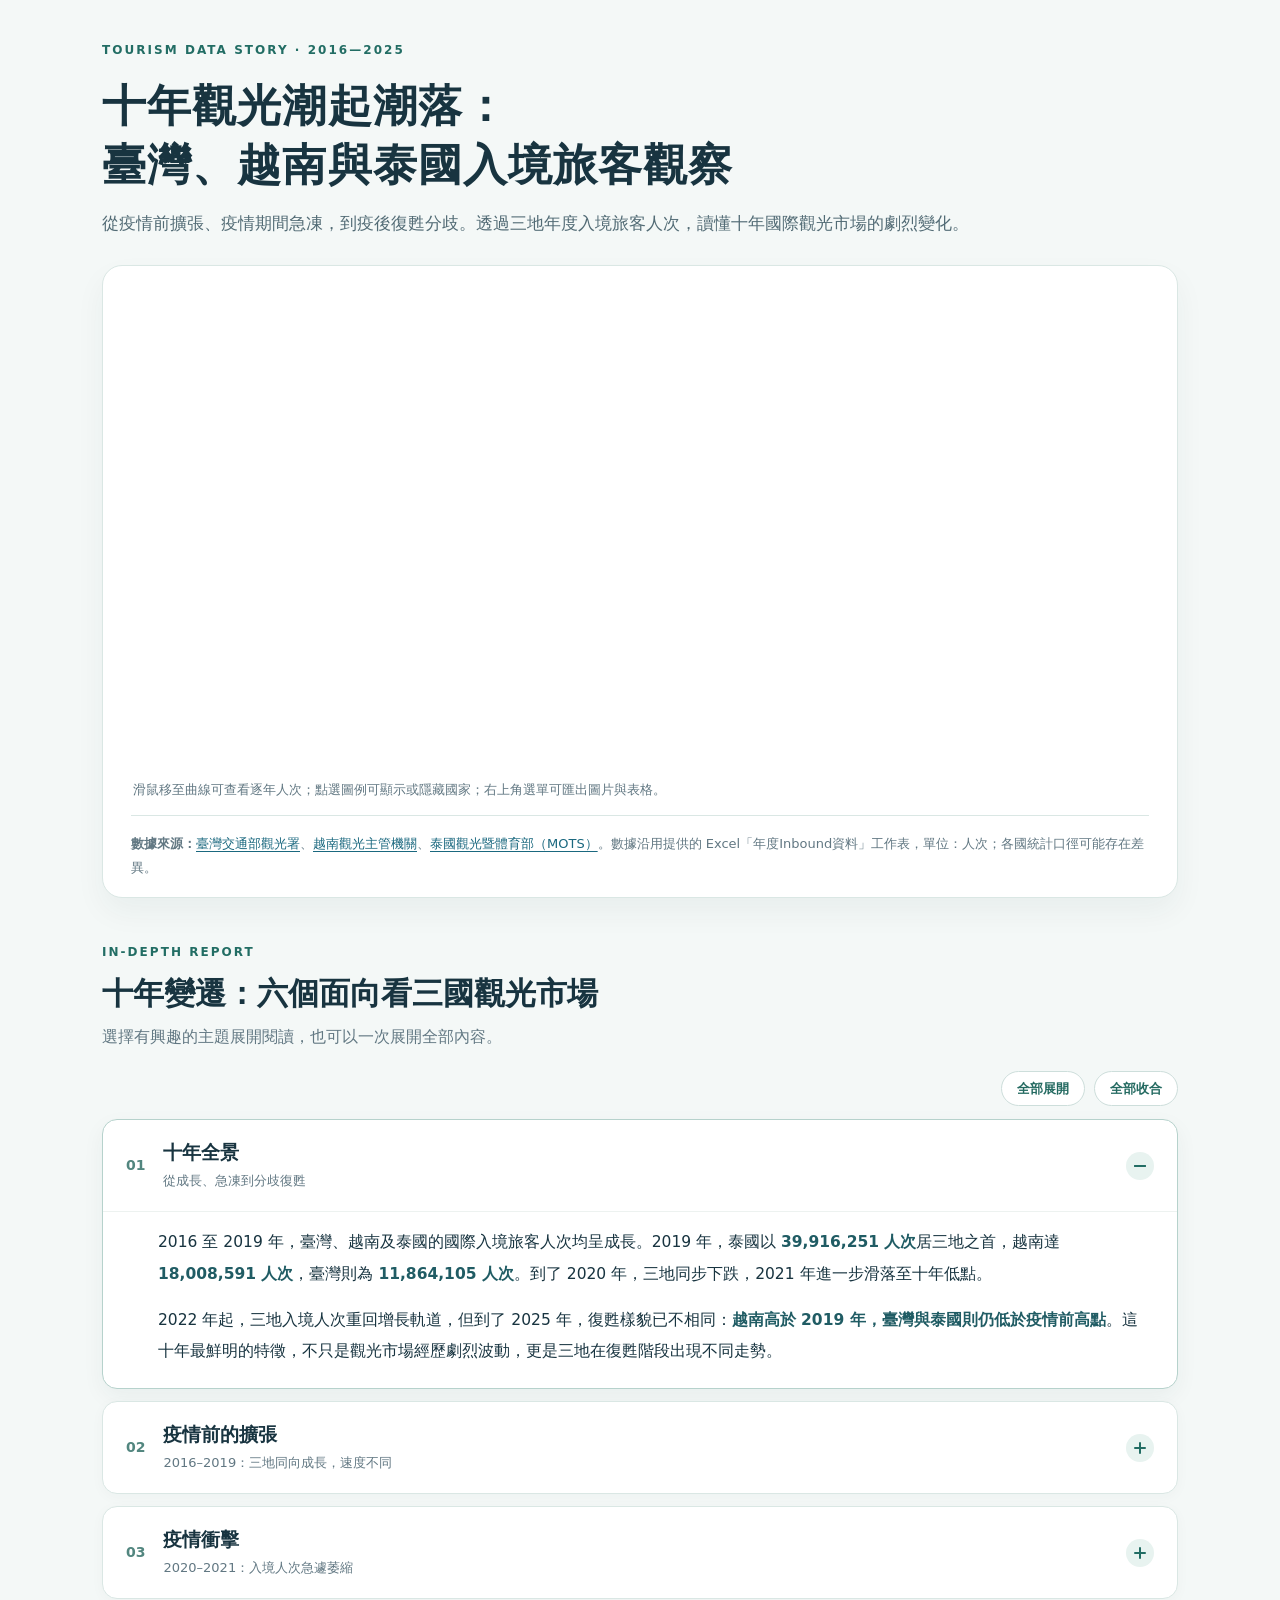
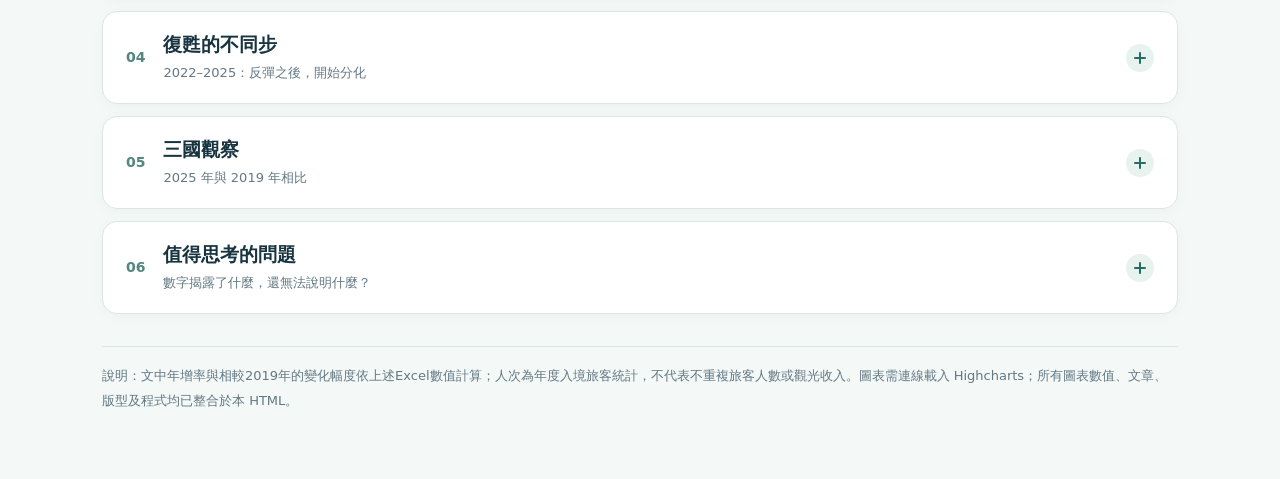
<file: g1.html>
<!doctype html>
<html lang="zh-Hant"><head><meta charset="UTF-8"><meta name="viewport" content="width=device-width, initial-scale=1"><meta name="description" content="比較2016至2025年臺灣、越南與泰國的年度入境旅客人次，透過Highcharts互動圖表與分章報導了解十年變化。"><title>十年觀光潮起潮落｜臺灣、越南、泰國入境旅客觀察</title>
<script src="https://code.highcharts.com/highcharts.js"></script><script src="https://code.highcharts.com/modules/series-label.js"></script><script src="https://code.highcharts.com/modules/exporting.js"></script><script src="https://code.highcharts.com/modules/export-data.js"></script><script src="https://code.highcharts.com/modules/accessibility.js"></script>
<style>
:root{--ink:#183440;--muted:#627883;--line:#dae7e4;--bg:#f4f8f7;--green:#226d64;--card:#fff;--blue:#2586ad;--orange:#e19b4f;--teal:#39836b;color-scheme:light}*{box-sizing:border-box}html{scroll-behavior:smooth}body{margin:0;background:var(--bg);color:var(--ink);font-family:system-ui,-apple-system,"Noto Sans TC","Microsoft JhengHei",sans-serif;line-height:1.8}.shell{max-width:1120px;margin:0 auto;padding:40px 22px 65px}.eyebrow{font-size:12px;font-weight:800;letter-spacing:.17em;color:var(--green)}h1{font-size:clamp(29px,4vw,44px);line-height:1.35;letter-spacing:.025em;margin:14px 0}.lead{max-width:890px;color:#526b75;font-size:17px;margin:0 0 26px}.panel{background:#fff;border:1px solid var(--line);border-radius:20px;box-shadow:0 14px 30px rgba(19,64,57,.05)}.chart-panel{padding:22px 23px 18px}#container{height:485px;min-width:0}.chart-hint{font-size:13px;color:var(--muted);margin:5px 7px 14px}.source-line{border-top:1px solid var(--line);padding-top:16px;margin:4px 5px 0;font-size:13px;color:var(--muted)}a{color:#1a687f;text-underline-offset:3px}a:hover{color:#10445c}.story-header{margin:44px 0 19px}.story-header h2{font-size:clamp(23px,3vw,31px);line-height:1.4;margin:8px 0}.story-header p{margin:0;color:var(--muted)}.accordion-actions{display:flex;justify-content:flex-end;gap:9px;margin:0 0 13px}.text-btn{font:inherit;font-size:13px;font-weight:700;border:1px solid #cddedb;border-radius:999px;background:white;color:#246a61;padding:5px 15px;cursor:pointer}.text-btn:hover{background:#eaf3f0}.accordion-list{display:grid;gap:12px}.accordion-item{background:#fff;border:1px solid var(--line);border-radius:15px;overflow:hidden;box-shadow:0 3px 14px rgba(23,60,56,.03)}.accordion-item[open]{border-color:#b6d2cc;box-shadow:0 8px 22px rgba(23,60,56,.05)}summary{list-style:none;display:flex;align-items:center;justify-content:space-between;gap:15px;padding:19px 23px;cursor:pointer}summary::-webkit-details-marker{display:none}summary:focus-visible,.text-btn:focus-visible{outline:3px solid #6caaa0;outline-offset:2px}.summary-left{display:flex;align-items:center;gap:18px;min-width:0}.section-number{font-size:14px;font-weight:800;color:#52867f;flex-shrink:0}.accordion-title{display:block;font-size:19px;font-weight:750;line-height:1.4}.accordion-subtitle{display:block;color:var(--muted);font-size:13px;margin-top:3px}.toggle-icon{width:28px;height:28px;border-radius:50%;background:#e8f3f0;position:relative;flex-shrink:0}.toggle-icon:before,.toggle-icon:after{content:"";position:absolute;top:13px;left:8px;width:12px;height:2px;background:var(--green);border-radius:3px}.toggle-icon:after{transform:rotate(90deg);transition:transform .18s}.accordion-item[open] .toggle-icon:after{transform:rotate(0)}.accordion-body{padding:0 26px 21px 55px;border-top:1px solid #edf2f0;font-size:15.5px;line-height:2.02}.accordion-body p{margin:15px 0 0}.accordion-body strong{color:#205c64}.country-grid{display:grid;grid-template-columns:repeat(3,minmax(0,1fr));gap:13px;margin-top:21px}.country-card{border-radius:12px;background:#f5faf8;border:1px solid #e1eeeb;padding:18px}.country-card>strong{display:block;font-size:clamp(17px,2vw,22px);font-variant-numeric:tabular-nums;white-space:nowrap}.country-card small{display:block;color:var(--muted);font-size:12px}.country-card p{font-size:13px;line-height:1.8}.country-name{display:block;font-size:14px;font-weight:800;margin-bottom:8px}.tw{color:var(--blue)}.vn{color:#b57325}.th{color:var(--teal)}.ending{font-weight:700;color:#28695e}.page-footer{margin-top:32px;font-size:13px;color:var(--muted);line-height:1.9;border-top:1px solid #d9e6e2;padding-top:17px} @media(max-width:650px){.shell{padding:23px 12px 42px}.lead{font-size:15px}.chart-panel{padding:14px 8px 12px}#container{height:420px}.story-header{margin-top:33px}summary{padding:16px 14px}.summary-left{gap:10px}.accordion-title{font-size:17px}.accordion-subtitle{font-size:12px}.accordion-body{padding:0 17px 19px;font-size:14.5px}.country-grid{grid-template-columns:1fr}.country-card>strong{font-size:22px}}
</style></head><body>
<main class="shell"><div class="eyebrow">TOURISM DATA STORY · 2016—2025</div><h1>十年觀光潮起潮落：<br>臺灣、越南與泰國入境旅客觀察</h1><p class="lead">從疫情前擴張、疫情期間急凍，到疫後復甦分歧。透過三地年度入境旅客人次，讀懂十年國際觀光市場的劇烈變化。</p>
<section class="panel chart-panel" aria-label="2016至2025年入境旅客互動折線圖"><div id="container"></div><p class="chart-hint">滑鼠移至曲線可查看逐年人次；點選圖例可顯示或隱藏國家；右上角選單可匯出圖片與表格。</p><p class="source-line"><strong>數據來源：</strong><a href="https://stat.taiwan.net.tw/statistics?action=year" target="_blank" rel="noopener noreferrer">臺灣交通部觀光署</a>、<a href="https://vietnamtourism.gov.vn/en/statistic/international" target="_blank" rel="noopener noreferrer">越南觀光主管機關</a>、<a href="https://secretary.mots.go.th/tourism-stat" target="_blank" rel="noopener noreferrer">泰國觀光暨體育部（MOTS）</a>。數據沿用提供的 Excel「年度Inbound資料」工作表，單位：人次；各國統計口徑可能存在差異。</p></section>
<section aria-labelledby="story-title"><div class="story-header"><div class="eyebrow">IN-DEPTH REPORT</div><h2 id="story-title">十年變遷：六個面向看三國觀光市場</h2><p>選擇有興趣的主題展開閱讀，也可以一次展開全部內容。</p></div><div class="accordion-actions"><button class="text-btn" id="expandAll" type="button">全部展開</button><button class="text-btn" id="collapseAll" type="button">全部收合</button></div><div class="accordion-list"><details class="accordion-item" id="overview" open>
<summary><span class="summary-left"><span class="section-number">01</span><span><span class="accordion-title">十年全景</span><span class="accordion-subtitle">從成長、急凍到分歧復甦</span></span></span><span class="toggle-icon" aria-hidden="true"></span></summary>
<div class="accordion-body"><p>2016 至 2019 年，臺灣、越南及泰國的國際入境旅客人次均呈成長。2019 年，泰國以 <strong>39,916,251 人次</strong>居三地之首，越南達 <strong>18,008,591 人次</strong>，臺灣則為 <strong>11,864,105 人次</strong>。到了 2020 年，三地同步下跌，2021 年進一步滑落至十年低點。</p><p>2022 年起，三地入境人次重回增長軌道，但到了 2025 年，復甦樣貌已不相同：<strong>越南高於 2019 年，臺灣與泰國則仍低於疫情前高點</strong>。這十年最鮮明的特徵，不只是觀光市場經歷劇烈波動，更是三地在復甦階段出現不同走勢。</p></div></details>
<details class="accordion-item" id="pre" >
<summary><span class="summary-left"><span class="section-number">02</span><span><span class="accordion-title">疫情前的擴張</span><span class="accordion-subtitle">2016–2019：三地同向成長，速度不同</span></span></span><span class="toggle-icon" aria-hidden="true"></span></summary>
<div class="accordion-body"><p>疫情前四年間，越南的入境旅客從 <strong>10,012,735</strong> 增至 <strong>18,008,591</strong> 人次，累計增加 <strong>+79.9%</strong>；泰國由 <strong>32,529,588</strong> 增至 <strong>39,916,251</strong> 人次，增幅 <strong>+22.7%</strong>；臺灣則從 <strong>10,690,279</strong> 增至 <strong>11,864,105</strong> 人次，增幅 <strong>+11.0%</strong>。</p><p>若以<strong>絕對人次</strong>衡量，泰國一直是三地最大的入境市場；若以<strong>成長比例</strong>衡量，越南在 2016 至 2019 年的增長尤為突出。兩種觀察角度呈現不同的市場故事。</p></div></details>
<details class="accordion-item" id="pandemic" >
<summary><span class="summary-left"><span class="section-number">03</span><span><span class="accordion-title">疫情衝擊</span><span class="accordion-subtitle">2020–2021：入境人次急遽萎縮</span></span></span><span class="toggle-icon" aria-hidden="true"></span></summary>
<div class="accordion-body"><p>2020 年，臺灣入境旅客為 <strong>1,377,861</strong> 人次，越南 <strong>3,837,300</strong> 人次，泰國 <strong>6,702,396</strong> 人次。相較 2019 年，三地分別減少 <strong>88.4%</strong>、<strong>78.7%</strong> 與 <strong>83.2%</strong>。</p><p>2021 年更跌至十年谷底：臺灣 <strong>140,479</strong> 人次、越南 <strong>157,300</strong> 人次、泰國 <strong>427,869</strong> 人次；相較 2019 年，三地均減少約 <strong>99%</strong>。COVID-19 疫情期間的跨境旅行限制，是理解這段斷崖式變化的重要背景。</p></div></details>
<details class="accordion-item" id="recovery" >
<summary><span class="summary-left"><span class="section-number">04</span><span><span class="accordion-title">復甦的不同步</span><span class="accordion-subtitle">2022–2025：反彈之後，開始分化</span></span></span><span class="toggle-icon" aria-hidden="true"></span></summary>
<div class="accordion-body"><p>2022 年起，三地入境人次均從低點回升。泰國在 2023 年回到 <strong>28,150,016</strong> 人次，2024 年升至 <strong>35,545,714</strong> 人次，但 2025 年降為 <strong>32,974,321</strong>，較前一年減少 <strong>7.2%</strong>。</p><p>越南的復甦延續至 2025 年：由 2023 年的 <strong>12,602,434</strong> 人次，增至 2024 年 <strong>17,583,901</strong> 人次及 2025 年 <strong>21,168,291</strong> 人次，2025 年年增 <strong>+20.4%</strong>。臺灣則在 2023 年回升至 <strong>6,486,951</strong> 人次，2024 年為 <strong>7,857,686</strong>，2025 年進一步增至 <strong>8,574,547</strong>，年增 <strong>+9.1%</strong>。</p><p>因此，單看疫後「是否恢復增長」還不夠；比較<strong>成長持續性</strong>與<strong>是否跨越疫情前基準</strong>，才能看出差異。</p></div></details>
<details class="accordion-item" id="countries" >
<summary><span class="summary-left"><span class="section-number">05</span><span><span class="accordion-title">三國觀察</span><span class="accordion-subtitle">2025 年與 2019 年相比</span></span></span><span class="toggle-icon" aria-hidden="true"></span></summary>
<div class="accordion-body"><div class="country-grid"><div class="country-card"><span class="country-name tw">臺灣</span><strong>8,574,547</strong><small>2025 年入境人次</small><p>相較 2019 年 <b>-27.7%</b>。連續三年回升，但尚未返回疫情前水準。</p></div><div class="country-card"><span class="country-name vn">越南</span><strong>21,168,291</strong><small>2025 年入境人次</small><p>相較 2019 年 <b>+17.5%</b>。是三地中，2025 年唯一高於 2019 年的市場。</p></div><div class="country-card"><span class="country-name th">泰國</span><strong>32,974,321</strong><small>2025 年入境人次</small><p>相較 2019 年 <b>-17.4%</b>。入境規模仍居三地之首，但 2025 年較 2024 年回落。</p></div></div><p>值得區分的是，<strong>規模最大</strong>、<strong>增長最快</strong>與<strong>最早超過 2019 年基準</strong>不是同一個概念。泰國維持最大規模，而越南在這段期間呈現較顯著的相對擴張。</p></div></details>
<details class="accordion-item" id="takeaways" >
<summary><span class="summary-left"><span class="section-number">06</span><span><span class="accordion-title">值得思考的問題</span><span class="accordion-subtitle">數字揭露了什麼，還無法說明什麼？</span></span></span><span class="toggle-icon" aria-hidden="true"></span></summary>
<div class="accordion-body"><p>這組資料清楚說明三地入境旅客的<strong>規模、年度變動及復甦程度</strong>，但僅憑年度入境人次，還無法推斷旅客停留天數、平均消費、觀光收入、來源市場結構，或政策與行銷活動各自造成多少影響。</p><p>閱讀圖表時，可以進一步思考：為何越南在 2025 年已超過 2019 年，臺灣和泰國卻尚未達到？泰國 2025 年的下降，是由哪些客源市場或旅遊條件改變所致？若要深入解答，還需要加入各國官方公布的客源地、入境目的、住宿與觀光收益等資料。</p><p class="ending">十年的入境人次曲線，提供了觀察國際觀光市場變動的起點，而不是所有問題的答案。</p></div></details></div></section>
<footer class="page-footer">說明：文中年增率與相較2019年的變化幅度依上述Excel數值計算；人次為年度入境旅客統計，不代表不重複旅客人數或觀光收入。圖表需連線載入 Highcharts；所有圖表數值、文章、版型及程式均已整合於本 HTML。</footer></main>
<script>
const years=[2016, 2017, 2018, 2019, 2020, 2021, 2022, 2023, 2024, 2025];
const visitorSeries=[{"name": "臺灣", "color": "#2586ad", "data": [10690279, 10739601, 11066707, 11864105, 1377861, 140479, 895962, 6486951, 7857686, 8574547]}, {"name": "越南", "color": "#e19b4f", "data": [10012735, 12922151, 15497791, 18008591, 3837300, 157300, 3661222, 12602434, 17583901, 21168291]}, {"name": "泰國", "color": "#39836b", "data": [32529588, 35591978, 38178194, 39916251, 6702396, 427869, 11065226, 28150016, 35545714, 32974321]}];
Highcharts.setOptions({lang:{contextButtonTitle:'圖表選單',downloadPNG:'下載 PNG 圖片',downloadJPEG:'下載 JPEG 圖片',downloadPDF:'下載 PDF',downloadSVG:'下載 SVG',downloadCSV:'下載 CSV',downloadXLS:'下載 XLS',viewData:'檢視資料表',hideData:'隱藏資料表',printChart:'列印圖表',viewFullscreen:'全螢幕檢視',exitFullscreen:'結束全螢幕',numericSymbols:['千','百萬','十億']}});
Highcharts.chart('container',{chart:{type:'line',backgroundColor:'transparent',plotBorderColor:'#e1e9e8',plotBorderWidth:1,plotBorderRadius:5,spacingTop:24},title:{text:'International Visitor Arrivals（2016–2025）',align:'left',style:{fontSize:'17px',fontWeight:'650',color:'#183440'}},subtitle:{text:'Taiwan · Vietnam · Thailand',align:'left',style:{color:'#627883'}},credits:{enabled:false},xAxis:{categories:years.map(String),crosshair:{width:1,color:'#a5beb6',dashStyle:'ShortDash'},title:{text:'年度'},lineWidth:0},yAxis:{min:0,title:{text:'入境旅客人次'},labels:{formatter:function(){return Highcharts.numberFormat(this.value/1e6,0)+' 百萬';}},gridLineColor:'#e8efee'},legend:{enabled:true,align:'center',verticalAlign:'bottom',itemStyle:{fontWeight:'500'}},tooltip:{shared:true,useHTML:true,formatter:function(){let s='<div style="min-width:215px"><div style="font-weight:700;font-size:14px;padding-bottom:7px;margin-bottom:7px;border-bottom:1px solid #e2ebe9">'+years[this.points[0].point.index]+' 年</div>';this.points.forEach(p=>{s+='<div style="display:flex;align-items:center;justify-content:space-between;gap:18px;margin:5px 0"><span><span style="color:'+p.color+'">●</span> '+p.series.name+'</span><strong>'+Highcharts.numberFormat(p.y,0,'.',',')+'</strong></div>'});return s+'</div>';},backgroundColor:'#fff',borderColor:'#dce8e5'},plotOptions:{series:{lineWidth:3,marker:{enabled:false,symbol:'circle',radius:4,states:{hover:{enabled:true,radius:6}}},states:{hover:{lineWidthPlus:1}}}},accessibility:{description:'2016至2025年臺灣、越南與泰國國際入境旅客的年度比較'},exporting:{enabled:true,filename:'International_Visitor_Arrivals_2016_2025'},series:visitorSeries});
const sections=[...document.querySelectorAll('.accordion-item')];document.getElementById('expandAll').addEventListener('click',()=>sections.forEach(x=>x.open=true));document.getElementById('collapseAll').addEventListener('click',()=>sections.forEach(x=>x.open=false));
</script></body></html>
</file>
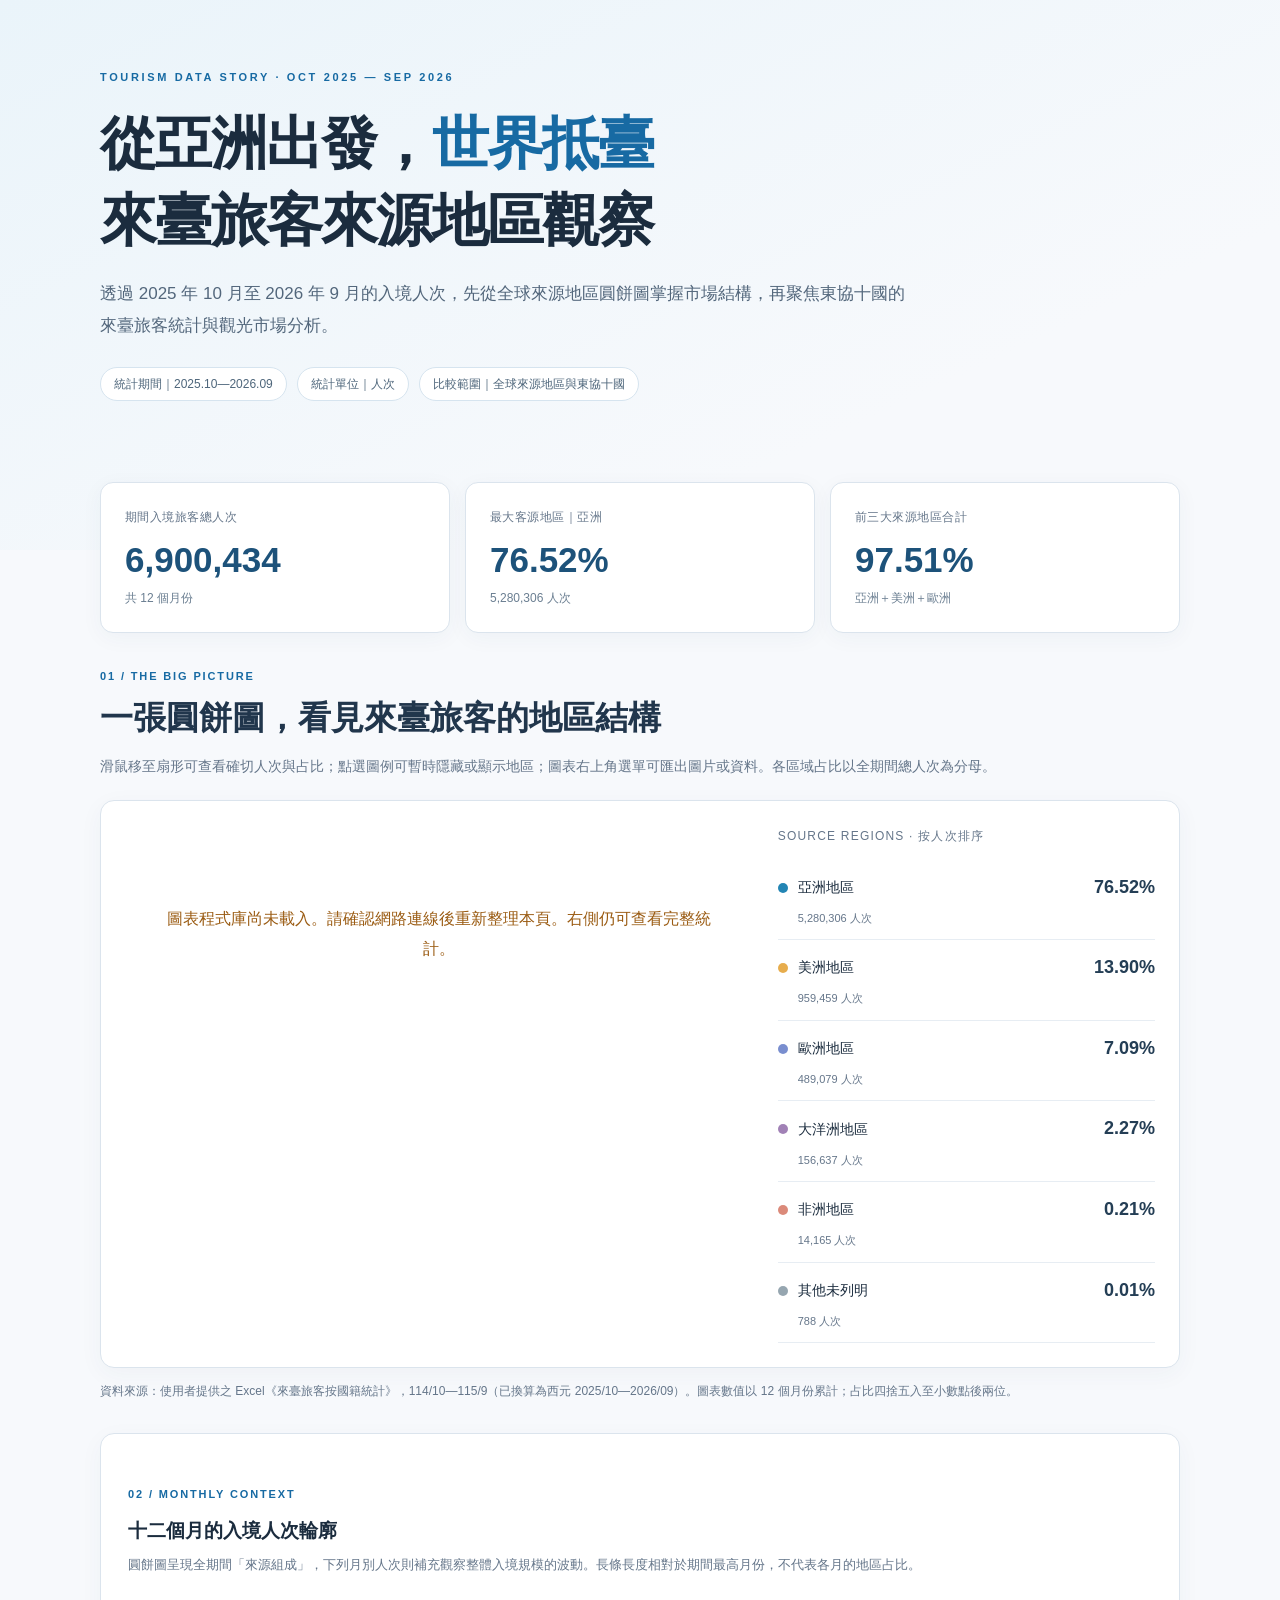
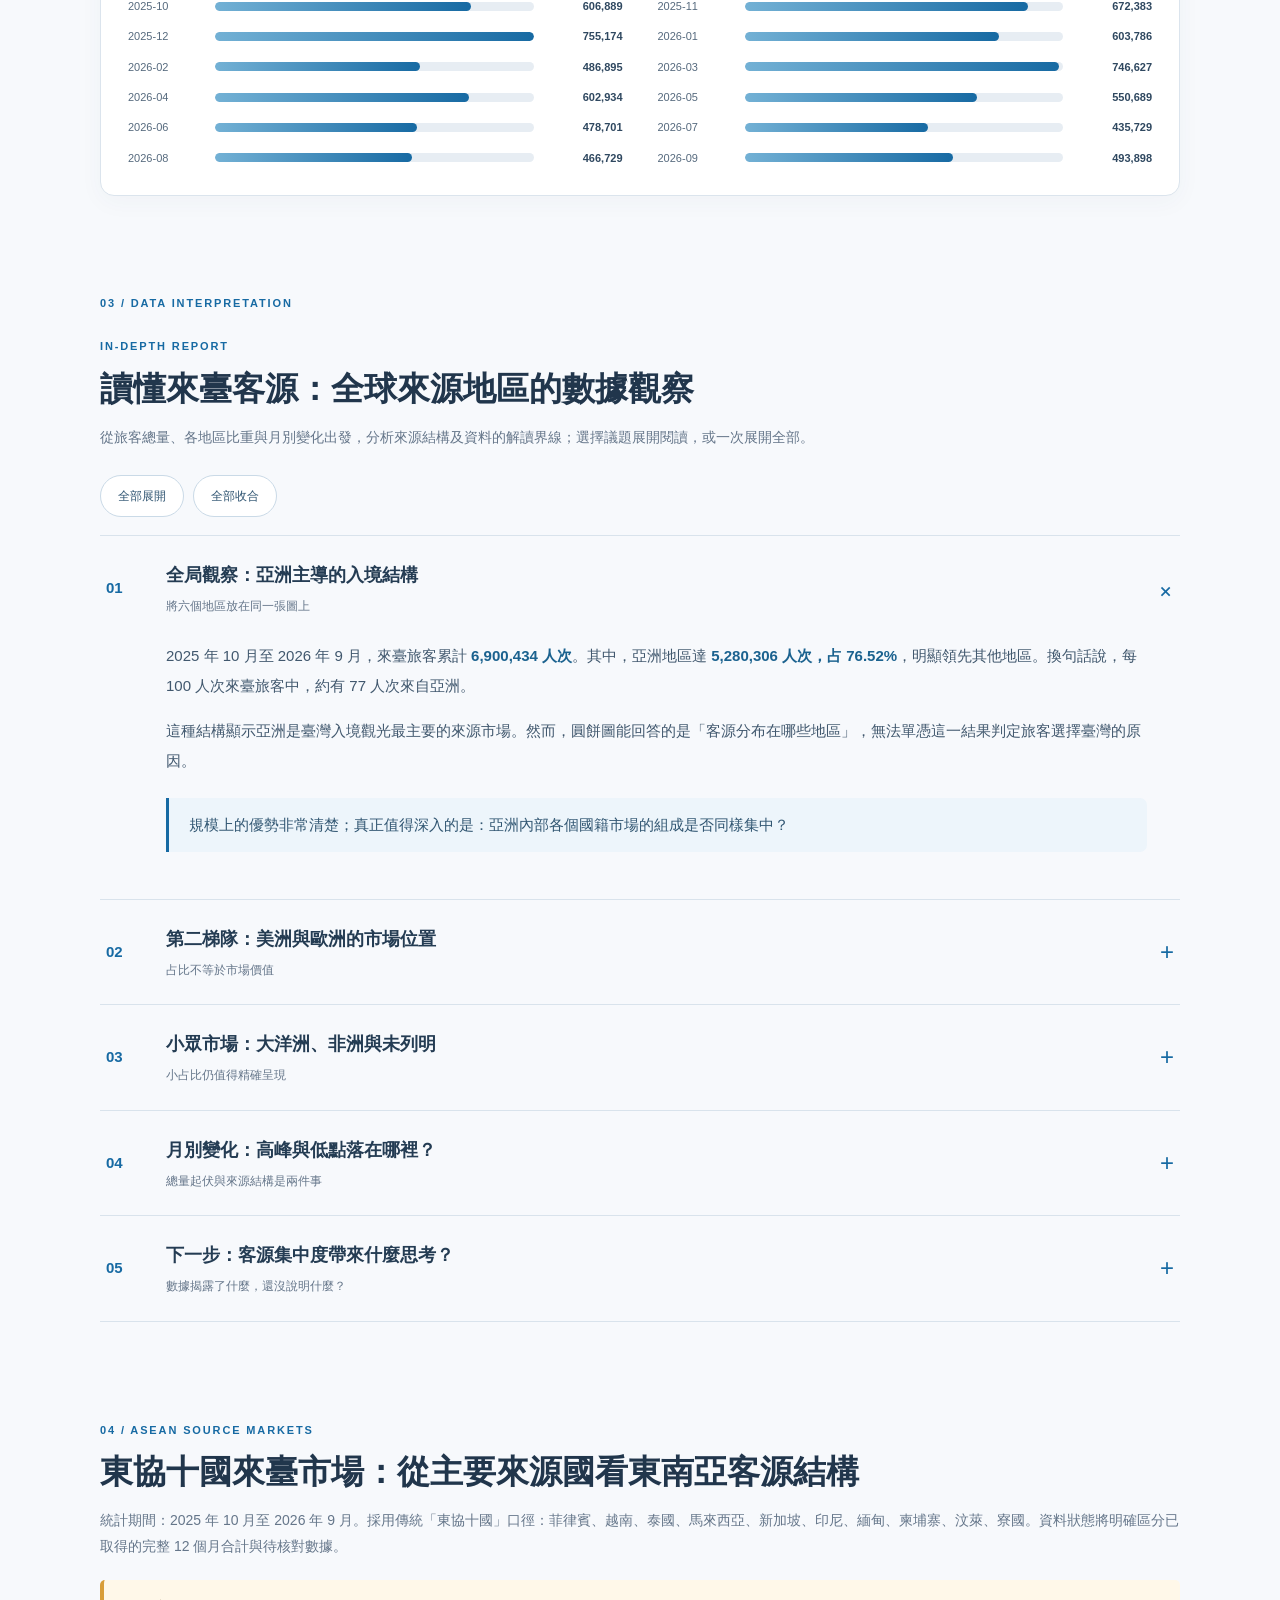
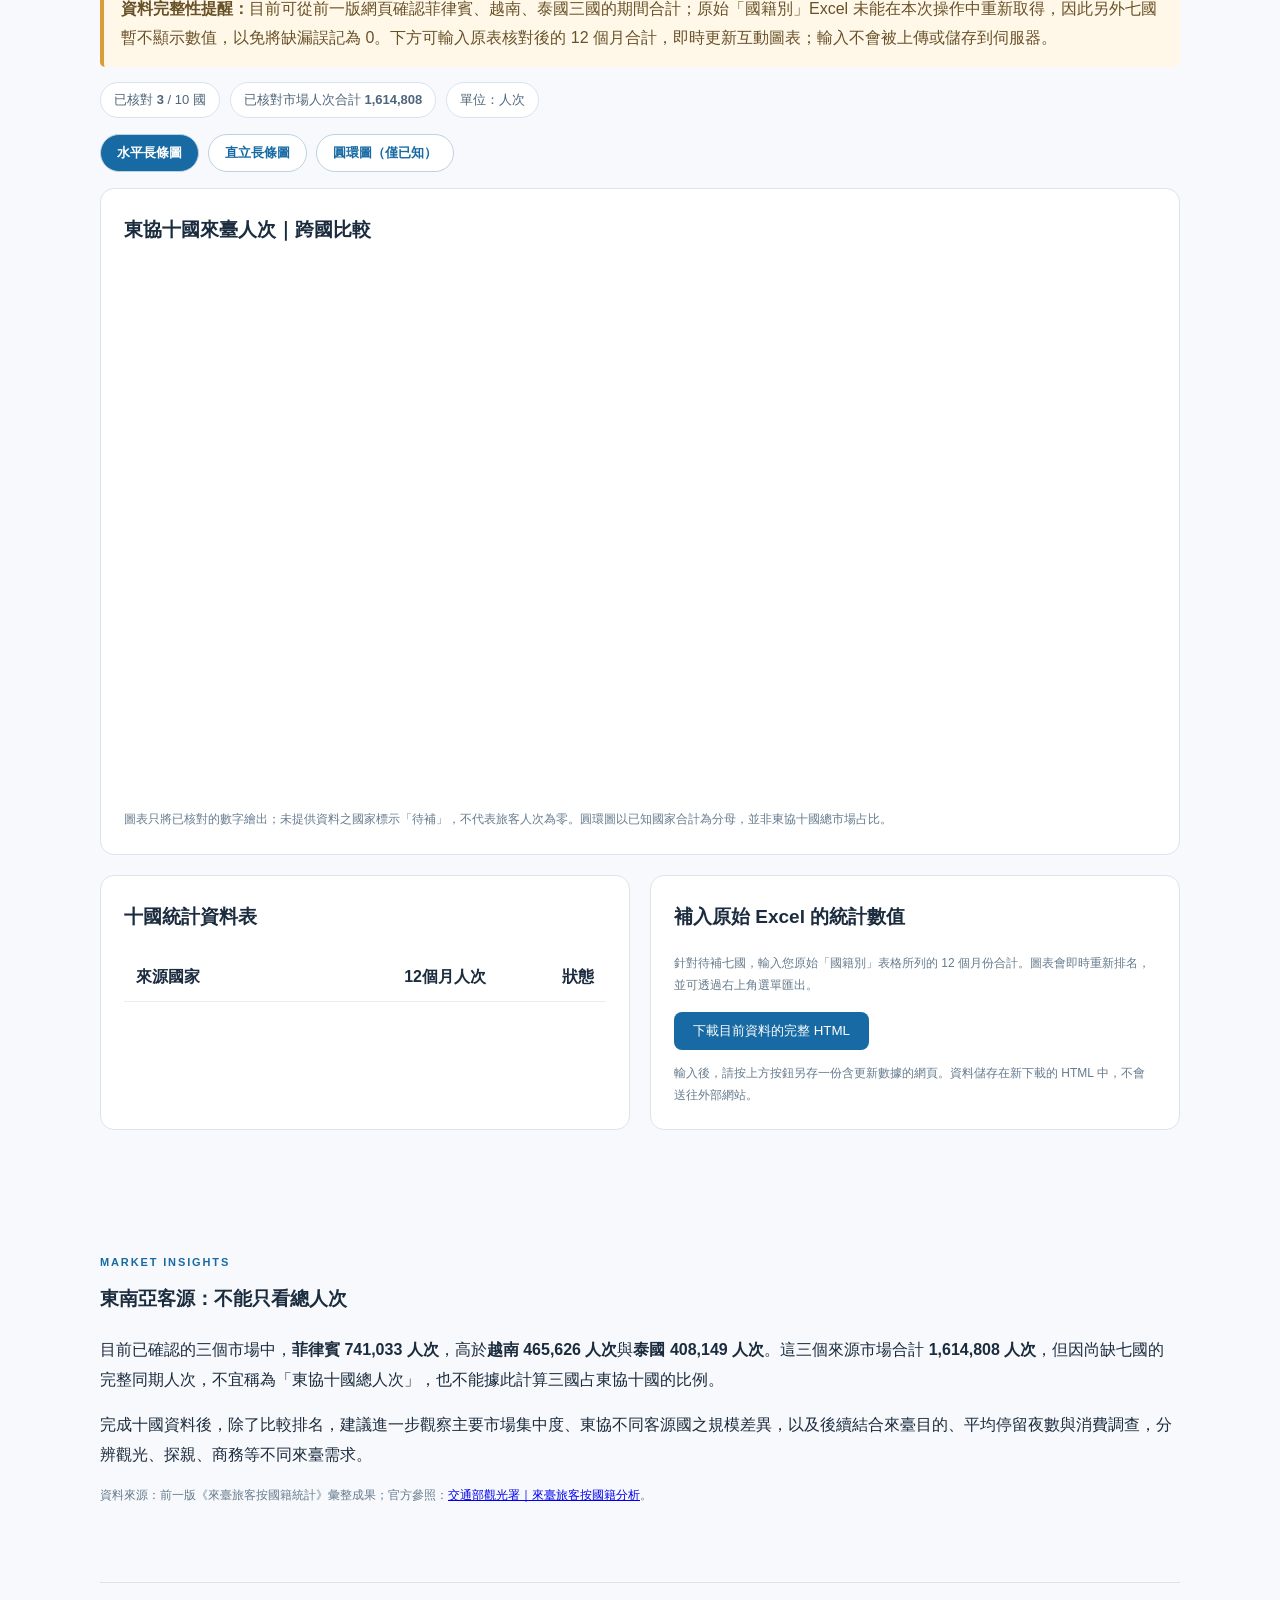
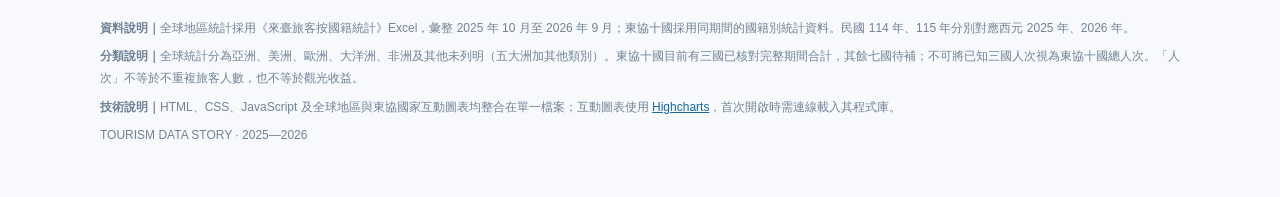
<file: g2.html>
<!DOCTYPE html>

<html lang="zh-Hant">
<head>
<meta charset="utf-8"/><meta content="width=device-width, initial-scale=1" name="viewport"/>
<meta content="light" name="color-scheme"/><meta content="2025年10月至2026年9月來臺旅客全球來源地區統計及東協十國互動式 Highcharts 比較與分析。" name="description"/>
<title>來臺旅客全球來源地區與東協十國統計｜2025–2026</title>
<script src="https://code.highcharts.com/highcharts.js"></script>
<script src="https://code.highcharts.com/modules/exporting.js"></script>
<script src="https://code.highcharts.com/modules/export-data.js"></script>
<script src="https://code.highcharts.com/modules/accessibility.js"></script>
<style>

:root{color-scheme:light;--bg:#f7f9fc;--panel:#ffffff;--panel2:#f3f7fa;--ink:#1b2c3e;--sub:#65768a;--line:#dbe4ed;--accent:#176aa3;--gold:#a66c1d}
*{box-sizing:border-box}html{scroll-behavior:smooth}body{margin:0;background:var(--bg);color:var(--ink);font-family:-apple-system,BlinkMacSystemFont,"Noto Sans TC","Microsoft JhengHei",Arial,sans-serif;line-height:1.85}body:before{content:"";position:absolute;left:0;top:0;width:100%;height:550px;z-index:-1;background:linear-gradient(155deg,#eaf4fa 0%,#f7f9fc 72%)}.wrap{width:min(1080px,calc(100% - 40px));margin:auto}header{padding:67px 0 26px}.eyebrow{font-size:11px;letter-spacing:.24em;font-weight:750;color:var(--accent)}h1,h2,h3,p{margin-top:0}h1{font-size:clamp(32px,5vw,57px);line-height:1.35;letter-spacing:-.03em;margin:18px 0 19px;font-weight:800}h1 em{font-style:normal;color:var(--accent)}.intro{color:#53677c;font-size:17px;max-width:815px}.meta{display:flex;flex-wrap:wrap;gap:10px;margin:26px 0}.chip{border:1px solid #d6e4ef;border-radius:30px;padding:5px 13px;font-size:12px;color:#4e667b;background:#fff}.stats{display:grid;grid-template-columns:repeat(3,minmax(0,1fr));gap:15px;margin:29px 0 33px}.stat{background:#fff;border:1px solid var(--line);border-radius:13px;padding:23px 24px;box-shadow:0 5px 22px rgba(33,66,99,.045)}.stat .k{font-size:12px;color:var(--sub);letter-spacing:.04em}.stat .v{font-size:clamp(22px,3vw,35px);font-weight:800;line-height:1.35;color:#1d527a;margin:8px 0 3px;font-variant-numeric:tabular-nums}.stat .d{color:#6a7e91;font-size:12px}.section-label{color:var(--accent);font-size:11px;letter-spacing:.17em;font-weight:750;margin:23px 0 9px}.section-title{font-size:clamp(24px,3vw,33px);line-height:1.4;margin:0 0 13px;color:#21364c}.section-note{font-size:14px;color:var(--sub);margin-bottom:20px}.chart-card{border:1px solid var(--line);border-radius:14px;background:#fff;padding:24px;display:grid;grid-template-columns:minmax(0,1.5fr) minmax(245px,.9fr);gap:24px;align-items:center;box-shadow:0 6px 24px rgba(42,72,96,.045)}.chart-frame{min-width:0}#pieChart{height:420px;width:100%}.legend-title{font-size:12px;letter-spacing:.1em;color:var(--sub);margin:0 0 12px}.legend-row{border-bottom:1px solid #e7edf3;padding:11px 0;display:grid;grid-template-columns:minmax(0,1fr) 75px;gap:4px 12px;align-items:baseline;font-variant-numeric:tabular-nums}.legend-row span{display:flex;align-items:center;font-size:14px}.legend-row i{width:10px;height:10px;border-radius:50%;margin-right:10px;flex:none}.legend-row strong{text-align:right;font-size:18px;color:#243e55}.legend-row small{grid-column:1/-1;color:var(--sub);padding-left:20px;font-size:11px}.chart-foot{margin-top:12px;font-size:12px;color:var(--sub)}.trend{margin-top:30px;background:#fff;border:1px solid var(--line);border-radius:14px;padding:27px;box-shadow:0 6px 24px rgba(42,72,96,.04)}.trend h3{margin-bottom:5px;font-size:19px}.trend>p{color:var(--sub);font-size:13px}.months{display:grid;grid-template-columns:1fr 1fr;gap:10px 35px;margin-top:19px}.month-line{display:grid;grid-template-columns:78px minmax(0,1fr) 80px;align-items:center;gap:9px;font-size:11px;font-variant-numeric:tabular-nums;color:#566a7e}.month-line b{text-align:right;font-size:11px;font-weight:650;color:#2f4860}.bartrack{height:9px;background:#e7edf3;border-radius:10px;overflow:hidden}.bar{height:100%;border-radius:10px;background:linear-gradient(90deg,#73b1d5,#176aa3)}.report{padding:74px 0 75px}.actions{display:flex;gap:9px;margin:24px 0 18px}.actions button{cursor:pointer;border:1px solid #cadae7;background:#fff;color:#315673;padding:9px 17px;border-radius:25px;font:inherit;font-size:12px}.actions button:hover{border-color:var(--accent);color:var(--accent);background:#f0f8ff}details{border-top:1px solid #d9e3ec}details:last-of-type{border-bottom:1px solid #d9e3ec}summary{cursor:pointer;list-style:none;display:grid;grid-template-columns:45px minmax(0,1fr) 24px;gap:15px;align-items:center;padding:23px 6px}summary::-webkit-details-marker{display:none}summary .no{color:var(--accent);font-weight:750;font-size:15px}summary .topic{font-size:18px;font-weight:700;color:#243c53}summary .hint{display:block;font-size:12px;font-weight:400;color:var(--sub);margin-top:3px}summary .plus{font-size:24px;color:var(--accent);text-align:right}details[open] summary .plus{transform:rotate(45deg)}.prose{padding:0 33px 25px 66px;color:#41586e;font-size:15px;line-height:2}.prose p{margin-bottom:15px}.prose strong{color:#1b628f;font-weight:750}.quote{margin:22px 0;border-left:3px solid var(--accent);padding:12px 20px;background:#edf5fb;color:#315672;border-radius:0 7px 7px 0}.source{border-top:1px solid var(--line);padding:28px 0 45px;font-size:12px;color:#718397}.source a{color:#176aa3}.source p{margin:6px 0}.footnote{margin-top:15px;color:#8193a3;font-size:12px}@media(max-width:760px){header{padding-top:46px}.stats{grid-template-columns:1fr;gap:9px}.stat{padding:15px 19px}.chart-card{grid-template-columns:1fr;padding:15px}.months{grid-template-columns:1fr}.trend{padding:19px}#pieChart{height:370px}.prose{padding:0 5px 20px 45px}summary{gap:8px;grid-template-columns:32px minmax(0,1fr) 20px}summary .topic{font-size:16px}}@media(prefers-reduced-motion:reduce){html{scroll-behavior:auto}}


/* Integrated Asian source-market chapter */
.rank-panel{background:#fff;border:1px solid var(--line);border-radius:14px;padding:22px 27px;box-shadow:0 6px 24px rgba(42,72,96,.045)}
#rankChart{height:405px;width:100%}#chinaChart{height:315px;width:100%}
.insight-grid{display:grid;grid-template-columns:repeat(3,minmax(0,1fr));gap:12px;margin:18px 0 24px}.insight{background:#f2f8fc;border:1px solid #e1edf5;border-radius:10px;padding:17px}.insight small{display:block;color:#648097;font-size:12px}.insight strong{display:block;color:#175f92;font-size:clamp(20px,2.7vw,29px);font-weight:800}.insight span{font-size:12px;color:#64788b}
.data-table{width:100%;border-collapse:collapse;font-variant-numeric:tabular-nums;font-size:14px}.data-table th{background:#f0f6fa;color:#4d6375;text-align:left;font-size:12px;font-weight:700}.data-table th,.data-table td{padding:11px 12px;border-bottom:1px solid #e8edf2}.data-table td:nth-child(1){color:#176aa3;font-weight:750}.data-table td:nth-child(n+3),.data-table th:nth-child(n+3){text-align:right}.data-table tbody tr:hover{background:#f6fafd}.table-scroll{overflow:auto}.small-note{color:#667b8e;font-size:12px;line-height:1.8;margin:13px 0 0}.subhead{font-size:20px;margin:30px 0 10px;color:#274157}.factual-note{background:#f0f7fc;border-left:3px solid #2d82b1;border-radius:0 8px 8px 0;padding:15px 19px;color:#405b70;font-size:14px;margin:20px 0}.split-charts{margin-top:24px}.split-charts p{font-size:13px;color:var(--sub)}
@media(max-width:760px){.rank-panel{padding:16px 12px}.insight-grid{grid-template-columns:1fr}.insight{padding:13px 16px}#rankChart{height:385px}#chinaChart{height:300px}.data-table{font-size:12px}.data-table th,.data-table td{padding:9px 7px}}
</style>
<style>
.asean-filters{display:flex;flex-wrap:wrap;gap:9px;margin:16px 0}.asean-filters button{cursor:pointer;background:white;border:1px solid #bdd2e1;border-radius:24px;padding:9px 16px;color:#176aa3;font-weight:700}.asean-filters button.active{background:#176aa3;color:white}.asean-help{background:#fff8e9;border-left:4px solid #d89d38;border-radius:5px;padding:14px 17px;color:#695127;margin:15px 0}.asean-grid{display:grid;grid-template-columns:1fr 1fr;gap:20px}.asean-box{background:#fff;border:1px solid #dbe4ed;padding:23px;border-radius:14px}.asean-box h3{font-size:19px}.asean-inputs{display:grid;grid-template-columns:repeat(2,minmax(0,1fr));gap:10px}.asean-inputs label{font-size:13px;color:#546b7d}.asean-inputs input{width:100%;padding:9px;border:1px solid #ccdbe5;border-radius:6px;font:inherit}.asean-pills{display:flex;gap:10px;flex-wrap:wrap;margin:15px 0}.asean-pills .chip{font-size:13px}.asean-save{border:0;background:#176aa3;color:white;padding:10px 19px;border-radius:8px;cursor:pointer}.asean-table td,.asean-table th{padding:9px 12px;border-bottom:1px solid #e6edf3;text-align:right}.asean-table td:first-child,.asean-table th:first-child{text-align:left}.asean-table{width:100%;border-collapse:collapse}.asean-table tr.unverified{color:#8c99a4}.asean-tag{font-size:11px;border-radius:4px;background:#eaf5f0;color:#28654b;padding:2px 6px}.asean-tag.wait{background:#fff2df;color:#976319}@media(max-width:760px){.asean-grid{grid-template-columns:1fr}.asean-inputs{grid-template-columns:1fr}}
</style></head>
<body>
<div class="wrap">
<header>
<div class="eyebrow">TOURISM DATA STORY · OCT 2025 — SEP 2026</div>
<h1>從亞洲出發，<em>世界抵臺</em><br/>來臺旅客來源地區觀察</h1>
<p class="intro">透過 2025 年 10 月至 2026 年 9 月的入境人次，先從全球來源地區圓餅圖掌握市場結構，再聚焦東協十國的來臺旅客統計與觀光市場分析。</p>
<div class="meta"><span class="chip">統計期間｜2025.10—2026.09</span><span class="chip">統計單位｜人次</span><span class="chip">比較範圍｜全球來源地區與東協十國</span></div>
</header>
<section aria-label="重要指標" class="stats">
<div class="stat"><div class="k">期間入境旅客總人次</div><div class="v">6,900,434</div><div class="d">共 12 個月份</div></div>
<div class="stat"><div class="k">最大客源地區｜亞洲</div><div class="v">76.52%</div><div class="d">5,280,306 人次</div></div>
<div class="stat"><div class="k">前三大來源地區合計</div><div class="v">97.51%</div><div class="d">亞洲＋美洲＋歐洲</div></div>
</section>
<section aria-label="圓餅圖">
<div class="section-label">01 / THE BIG PICTURE</div>
<h2 class="section-title">一張圓餅圖，看見來臺旅客的地區結構</h2>
<p class="section-note">滑鼠移至扇形可查看確切人次與占比；點選圖例可暫時隱藏或顯示地區；圖表右上角選單可匯出圖片或資料。各區域占比以全期間總人次為分母。</p>
<div class="chart-card"><div class="chart-frame"><div aria-label="2025年10月至2026年9月來臺旅客按地區人次比例圓餅圖" id="pieChart" role="img"></div></div><aside><div class="legend-title">SOURCE REGIONS · 按人次排序</div>
<div class="legend-row"><span><i style="background:#2385b4"></i>亞洲地區</span><strong>76.52%</strong><small>5,280,306 人次</small></div>
<div class="legend-row"><span><i style="background:#e7ad4d"></i>美洲地區</span><strong>13.90%</strong><small>959,459 人次</small></div>
<div class="legend-row"><span><i style="background:#798ecf"></i>歐洲地區</span><strong>7.09%</strong><small>489,079 人次</small></div>
<div class="legend-row"><span><i style="background:#a181b6"></i>大洋洲地區</span><strong>2.27%</strong><small>156,637 人次</small></div>
<div class="legend-row"><span><i style="background:#db8a7a"></i>非洲地區</span><strong>0.21%</strong><small>14,165 人次</small></div>
<div class="legend-row"><span><i style="background:#96a6b0"></i>其他未列明</span><strong>0.01%</strong><small>788 人次</small></div>
</aside></div>
<p class="chart-foot">資料來源：使用者提供之 Excel《來臺旅客按國籍統計》，114/10—115/9（已換算為西元 2025/10—2026/09）。圖表數值以 12 個月份累計；占比四捨五入至小數點後兩位。</p>
</section>
<section class="trend">
<div class="section-label">02 / MONTHLY CONTEXT</div><h3>十二個月的入境人次輪廓</h3>
<p>圓餅圖呈現全期間「來源組成」，下列月別人次則補充觀察整體入境規模的波動。長條長度相對於期間最高月份，不代表各月的地區占比。</p>
<div class="months"><div class="month-line"><span>2025-10</span><div class="bartrack"><div class="bar" style="width:80.36%"></div></div><b>606,889</b></div>
<div class="month-line"><span>2025-11</span><div class="bartrack"><div class="bar" style="width:89.04%"></div></div><b>672,383</b></div>
<div class="month-line"><span>2025-12</span><div class="bartrack"><div class="bar" style="width:100.00%"></div></div><b>755,174</b></div>
<div class="month-line"><span>2026-01</span><div class="bartrack"><div class="bar" style="width:79.95%"></div></div><b>603,786</b></div>
<div class="month-line"><span>2026-02</span><div class="bartrack"><div class="bar" style="width:64.47%"></div></div><b>486,895</b></div>
<div class="month-line"><span>2026-03</span><div class="bartrack"><div class="bar" style="width:98.87%"></div></div><b>746,627</b></div>
<div class="month-line"><span>2026-04</span><div class="bartrack"><div class="bar" style="width:79.84%"></div></div><b>602,934</b></div>
<div class="month-line"><span>2026-05</span><div class="bartrack"><div class="bar" style="width:72.92%"></div></div><b>550,689</b></div>
<div class="month-line"><span>2026-06</span><div class="bartrack"><div class="bar" style="width:63.39%"></div></div><b>478,701</b></div>
<div class="month-line"><span>2026-07</span><div class="bartrack"><div class="bar" style="width:57.70%"></div></div><b>435,729</b></div>
<div class="month-line"><span>2026-08</span><div class="bartrack"><div class="bar" style="width:61.80%"></div></div><b>466,729</b></div>
<div class="month-line"><span>2026-09</span><div class="bartrack"><div class="bar" style="width:65.40%"></div></div><b>493,898</b></div></div>
</section>

<section class="report" id="regions-report">
<div class="section-label">03 / DATA INTERPRETATION</div>
<div class="section-label">IN-DEPTH REPORT</div>
<h2 class="section-title">讀懂來臺客源：全球來源地區的數據觀察</h2>
<p class="section-note">從旅客總量、各地區比重與月別變化出發，分析來源結構及資料的解讀界線；選擇議題展開閱讀，或一次展開全部。</p>
<div class="actions"><button onclick="setAll(true)" type="button">全部展開</button><button onclick="setAll(false)" type="button">全部收合</button></div>
<details open=""><summary><span class="no">01</span><span class="topic">全局觀察：亞洲主導的入境結構<span class="hint">將六個地區放在同一張圖上</span></span><span class="plus">+</span></summary><div class="prose"><p>2025 年 10 月至 2026 年 9 月，來臺旅客累計 <strong>6,900,434 人次</strong>。其中，亞洲地區達 <strong>5,280,306 人次，占 76.52%</strong>，明顯領先其他地區。換句話說，每 100 人次來臺旅客中，約有 77 人次來自亞洲。</p><p>這種結構顯示亞洲是臺灣入境觀光最主要的來源市場。然而，圓餅圖能回答的是「客源分布在哪些地區」，無法單憑這一結果判定旅客選擇臺灣的原因。</p><div class="quote">規模上的優勢非常清楚；真正值得深入的是：亞洲內部各個國籍市場的組成是否同樣集中？</div></div></details>
<details><summary><span class="no">02</span><span class="topic">第二梯隊：美洲與歐洲的市場位置<span class="hint">占比不等於市場價值</span></span><span class="plus">+</span></summary><div class="prose"><p>美洲地區以 <strong>959,459 人次、13.90%</strong> 位居第二，歐洲地區則有 <strong>489,079 人次、7.09%</strong>。兩者合計達 1,448,538 人次，占總量約 21%，為亞洲之外的重要來臺客源。</p><p>這些數據可以用來辨識來源市場規模，但尚不足以比較不同地區旅客的停留時間、平均消費或帶動的觀光收入。若要評估市場的經濟貢獻，仍需交叉參照消費與旅遊行為統計。</p></div></details>
<details><summary><span class="no">03</span><span class="topic">小眾市場：大洋洲、非洲與未列明<span class="hint">小占比仍值得精確呈現</span></span><span class="plus">+</span></summary><div class="prose"><p>大洋洲地區累計 <strong>156,637 人次，占 2.27%</strong>；非洲地區為 <strong>14,165 人次，占 0.21%</strong>；其他未列明則為 <strong>788 人次，占約 0.01%</strong>。由於占比差距明顯，這幾個類別在圓餅圖中呈現為較細的扇形。</p><p>視覺上較小，不代表可以忽略。特別是「其他未列明」屬於資料分類，不應自行視為某一國家或特定地區。圖表保留所有類別，避免因合併而失去原始資料的完整性。</p></div></details>
<details><summary><span class="no">04</span><span class="topic">月別變化：高峰與低點落在哪裡？<span class="hint">總量起伏與來源結構是兩件事</span></span><span class="plus">+</span></summary><div class="prose"><p>十二個月中，<strong>2025 年 12 月達 755,174 人次</strong>，為期間最高月份；<strong>2026 年 7 月為 435,729 人次</strong>，是期間低點。兩個月份相差 <strong>319,445 人次</strong>，顯示入境規模有相當程度的月別波動。</p><p>不過，單憑這十二個月份的總人次，仍不能將高低起伏直接歸因於節慶、航班、假期或特定事件；要確認這些因素，還需要對照多年度的同期變化、航空運能與各來源市場的月別資料。</p></div></details>
<details><summary><span class="no">05</span><span class="topic">下一步：客源集中度帶來什麼思考？<span class="hint">數據揭露了什麼，還沒說明什麼？</span></span><span class="plus">+</span></summary><div class="prose"><p>亞洲、美洲與歐洲合計占 <strong>97.51%</strong>，反映來臺旅客來源集中於少數幾個大地區；其中又以亞洲最為突出。對觀光目的地而言，這有助於掌握主要需求來源，也提醒我們必須關注核心市場變動可能帶來的影響。</p><p>但<strong>地區集中不一定等於國籍集中</strong>。亞洲本身包含許多不同國籍市場，若要分析臺灣觀光客源的多元化程度，下一步應取得國籍細項，並進一步比較各國旅客的成長、停留天數、旅遊目的與消費特性。</p><div class="quote">這張圓餅圖，是理解客源結構的起點，而不是對市場競爭力、觀光收益或旅客偏好的最終答案。</div></div></details>



</section>
<section aria-label="東協十國來源市場互動比較" id="asean-markets">
<div class="section-label">04 / ASEAN SOURCE MARKETS</div><h2 class="section-title">東協十國來臺市場：從主要來源國看東南亞客源結構</h2>
<p class="section-note">統計期間：2025 年 10 月至 2026 年 9 月。採用傳統「東協十國」口徑：菲律賓、越南、泰國、馬來西亞、新加坡、印尼、緬甸、柬埔寨、汶萊、寮國。資料狀態將明確區分已取得的完整 12 個月合計與待核對數據。</p>
<div class="asean-help"><strong>資料完整性提醒：</strong>目前可從前一版網頁確認菲律賓、越南、泰國三國的期間合計；原始「國籍別」Excel 未能在本次操作中重新取得，因此另外七國暫不顯示數值，以免將缺漏誤記為 0。下方可輸入原表核對後的 12 個月合計，即時更新互動圖表；輸入不會被上傳或儲存到伺服器。</div>
<div class="asean-pills"><span class="chip">已核對 <strong id="asean-count">3</strong> / 10 國</span><span class="chip">已核對市場人次合計 <strong id="asean-known">1,614,808</strong></span><span class="chip">單位：人次</span></div>
<div class="asean-filters"><button class="active" data-mode="bar" onclick="changeAseanMode('bar')" type="button">水平長條圖</button><button data-mode="column" onclick="changeAseanMode('column')" type="button">直立長條圖</button><button data-mode="pie" onclick="changeAseanMode('pie')" type="button">圓環圖（僅已知）</button></div>
<div class="asean-grid"><div class="asean-box" style="grid-column:1/-1"><h3>東協十國來臺人次｜跨國比較</h3><div id="aseanChart" style="height:530px"></div><p class="small-note">圖表只將已核對的數字繪出；未提供資料之國家標示「待補」，不代表旅客人次為零。圓環圖以已知國家合計為分母，並非東協十國總市場占比。</p></div>
<div class="asean-box"><h3>十國統計資料表</h3><div style="overflow:auto"><table class="asean-table"><thead><tr><th>來源國家</th><th>12個月人次</th><th>狀態</th></tr></thead><tbody id="aseanTable"></tbody></table></div></div>
<div class="asean-box"><h3>補入原始 Excel 的統計數值</h3><p class="small-note">針對待補七國，輸入您原始「國籍別」表格所列的 12 個月份合計。圖表會即時重新排名，並可透過右上角選單匯出。</p><div class="asean-inputs" id="aseanInputs"></div><div style="margin-top:16px"><button class="asean-save" onclick="saveAseanFile()" type="button">下載目前資料的完整 HTML</button></div><p class="small-note">輸入後，請按上方按鈕另存一份含更新數據的網頁。資料儲存在新下載的 HTML 中，不會送往外部網站。</p></div></div>
<div class="report" style="margin-top:25px"><div class="section-label">MARKET INSIGHTS</div><h3>東南亞客源：不能只看總人次</h3><p>目前已確認的三個市場中，<strong>菲律賓 741,033 人次</strong>，高於<strong>越南 465,626 人次</strong>與<strong>泰國 408,149 人次</strong>。這三個來源市場合計 <strong>1,614,808 人次</strong>，但因尚缺七國的完整同期人次，不宜稱為「東協十國總人次」，也不能據此計算三國占東協十國的比例。</p><p>完成十國資料後，除了比較排名，建議進一步觀察主要市場集中度、東協不同客源國之規模差異，以及後續結合來臺目的、平均停留夜數與消費調查，分辨觀光、探親、商務等不同來臺需求。</p><p class="small-note">資料來源：前一版《來臺旅客按國籍統計》彙整成果；官方參照：<a href="https://stat.taiwan.net.tw/statistics/month/inbound/nationality" rel="noopener" target="_blank">交通部觀光署｜來臺旅客按國籍分析</a>。</p></div>
</section>
<footer class="source"><p><strong>資料說明｜</strong>全球地區統計採用《來臺旅客按國籍統計》Excel，彙整 2025 年 10 月至 2026 年 9 月；東協十國採用同期間的國籍別統計資料。民國 114 年、115 年分別對應西元 2025 年、2026 年。</p><p><strong>分類說明｜</strong>全球統計分為亞洲、美洲、歐洲、大洋洲、非洲及其他未列明（五大洲加其他類別）。東協十國目前有三國已核對完整期間合計，其餘七國待補；不可將已知三國人次視為東協十國總人次。「人次」不等於不重複旅客人數，也不等於觀光收益。</p><p><strong>技術說明｜</strong>HTML、CSS、JavaScript 及全球地區與東協國家互動圖表均整合在單一檔案；互動圖表使用 <a href="https://www.highcharts.com/" rel="noopener" target="_blank">Highcharts</a>，首次開啟時需連線載入其程式庫。</p><p>TOURISM DATA STORY · 2025—2026</p></footer>
</div>
<script>
const chartData=[{"name": "亞洲地區", "y": 5280306, "color": "#2385b4"}, {"name": "美洲地區", "y": 959459, "color": "#e7ad4d"}, {"name": "歐洲地區", "y": 489079, "color": "#798ecf"}, {"name": "大洋洲地區", "y": 156637, "color": "#a181b6"}, {"name": "非洲地區", "y": 14165, "color": "#db8a7a"}, {"name": "其他未列明", "y": 788, "color": "#96a6b0"}];
const total=6900434;
function setAll(open){document.querySelectorAll('details').forEach(d=>d.open=open)}
if(typeof Highcharts==='undefined'){
 document.getElementById('pieChart').innerHTML='<p style="color:#9a5b12;padding:30px;text-align:center">圖表程式庫尚未載入。請確認網路連線後重新整理本頁。右側仍可查看完整統計。</p>';
}else{
 Highcharts.setOptions({lang:{thousandsSep:',',decimalPoint:'.',viewFullscreen:'全螢幕檢視',printChart:'列印圖表',downloadPNG:'下載 PNG 圖片',downloadJPEG:'下載 JPEG 圖片',downloadPDF:'下載 PDF',downloadSVG:'下載 SVG',downloadCSV:'下載 CSV',downloadXLS:'下載 Excel',viewData:'查看資料表'}});
 Highcharts.chart('pieChart',{
 chart:{type:'pie',backgroundColor:'#ffffff',height:420,spacing:[20,5,20,5],style:{fontFamily:'-apple-system,BlinkMacSystemFont,"Noto Sans TC","Microsoft JhengHei",sans-serif'}},
 title:{text:'',style:{color:'#21364c'}},credits:{enabled:false},
 accessibility:{point:{valueSuffix:' 人次'}},
 tooltip:{useHTML:true,backgroundColor:'#ffffff',borderColor:'#d5e2ec',style:{color:'#233a50'},formatter:function(){return '<span style="color:'+this.point.color+'">●</span> <b>'+this.point.name+'</b><br>人次：<b>'+Highcharts.numberFormat(this.y,0)+'</b><br>全期間占比：<b>'+Highcharts.numberFormat(this.y/total*100,2)+'%</b>';}},
 plotOptions:{pie:{size:'88%',center:['50%','50%'],borderWidth:2,borderColor:'#ffffff',showInLegend:false,allowPointSelect:true,cursor:'pointer',states:{hover:{brightness:.09}},dataLabels:[{enabled:true,distance:13,softConnector:true,connectorColor:'#8fa7b9',style:{color:'#334e62',fontSize:'12px',textOutline:'none',fontWeight:'500'},formatter:function(){return this.y/total*100>=3?this.point.name+' '+Highcharts.numberFormat(this.y/total*100,1)+'%':null}},{enabled:true,distance:-42,style:{color:'#ffffff',fontSize:'16px',fontWeight:'800',textOutline:'none'},formatter:function(){return this.y/total*100>=14?Highcharts.numberFormat(this.y/total*100,1)+'%':null}}]}},
 exporting:{enabled:true,buttons:{contextButton:{theme:{fill:'transparent',stroke:'#aec0cf',r:6},symbolStroke:'#54758c'}}},
 series:[{name:'來臺旅客',colorByPoint:true,data:chartData}]
 });
}
</script>

<script>
const aseanBase=[{name:'菲律賓',y:741033},{name:'越南',y:465626},{name:'泰國',y:408149},{name:'馬來西亞',y:null},{name:'新加坡',y:null},{name:'印尼',y:null},{name:'緬甸',y:null},{name:'柬埔寨',y:null},{name:'汶萊',y:null},{name:'寮國',y:null}];
let aseanData=aseanBase.map(x=>({...x}));let aseanMode='bar',aseanChart=null;
function renderAsean(){const known=aseanData.filter(x=>Number.isFinite(x.y)).sort((a,b)=>b.y-a.y), missing=aseanData.filter(x=>!Number.isFinite(x.y));const arranged=[...known,...missing];document.getElementById('asean-count').textContent=known.length;document.getElementById('asean-known').textContent=known.reduce((s,x)=>s+x.y,0).toLocaleString('en-US');document.getElementById('aseanTable').innerHTML=arranged.map(x=>'<tr class="'+(x.y===null?'unverified':'')+'"><td>'+x.name+'</td><td>'+(x.y===null?'—':x.y.toLocaleString('en-US'))+'</td><td><span class="asean-tag '+(x.y===null?'wait':'')+'">'+(x.y===null?'待補':'已核對')+'</span></td></tr>').join('');if(typeof Highcharts==='undefined'){document.getElementById('aseanChart').innerHTML='<p class="asean-help">請連上網路以載入互動圖表；左側統計表仍可閱讀。</p>';return;}if(aseanChart)aseanChart.destroy();if(aseanMode==='pie'){aseanChart=Highcharts.chart('aseanChart',{chart:{type:'pie',backgroundColor:'#fff'},title:{text:null},credits:{enabled:false},tooltip:{pointFormat:'<b>{point.y:,.0f}</b> 人次，占已知市場 {point.percentage:.1f}%'},plotOptions:{pie:{innerSize:'58%',showInLegend:true,dataLabels:{enabled:true,format:'{point.name} {point.percentage:.1f}%'}}},series:[{name:'已核對市場',data:known.map(x=>({name:x.name,y:x.y}))}],exporting:{enabled:true}});return;}aseanChart=Highcharts.chart('aseanChart',{chart:{type:aseanMode,backgroundColor:'#fff',spacing:[12,20,12,12]},title:{text:null},credits:{enabled:false},legend:{enabled:false},xAxis:{categories:arranged.map(x=>x.name),labels:{style:{fontSize:'13px'}}},yAxis:{min:0,title:{text:'入境人次'},gridLineColor:'#e7edf3'},tooltip:{formatter:function(){return '<b>'+this.x+'</b><br>'+(this.y===null?'待補資料':Highcharts.numberFormat(this.y,0)+' 人次')}},plotOptions:{series:{borderRadius:4,dataLabels:{enabled:true,formatter:function(){return this.y===null?'待補':Highcharts.numberFormat(this.y,0)},style:{textOutline:'none',fontSize:'11px'}},color:'#2788b5'}}},series:[{name:'入境人次',data:arranged.map(x=>x.y)}],exporting:{enabled:true}})}
function changeAseanMode(mode){aseanMode=mode;document.querySelectorAll('[data-mode]').forEach(x=>x.classList.toggle('active',x.dataset.mode===mode));renderAsean()}
function initAsean(){document.getElementById('aseanInputs').innerHTML=aseanData.filter(x=>x.y===null).map(x=>'<label>'+x.name+'<input data-country="'+x.name+'" type="number" inputmode="numeric" min="0" step="1" placeholder="輸入12個月合計"></label>').join('');document.querySelectorAll('#aseanInputs input').forEach(x=>x.addEventListener('input',()=>{const v=x.value.trim();aseanData.find(d=>d.name===x.dataset.country).y=(v===''||!/^\d+$/.test(v))?null:Number(v);renderAsean()}));renderAsean()}
function saveAseanFile(){const html='<!DOCTYPE html>\n'+document.documentElement.outerHTML.replace(/const aseanBase=\[[\s\S]*?\];\nlet aseanData=/, 'const aseanBase='+JSON.stringify(aseanData)+';\nlet aseanData=');const blob=new Blob([html],{type:'text/html;charset=utf-8'});const url=URL.createObjectURL(blob);const a=document.createElement('a');a.href=url;a.download='2025-2026_來臺旅客_東協十國整合版.html';document.body.appendChild(a);a.click();a.remove();setTimeout(()=>URL.revokeObjectURL(url),500)}
initAsean();
</script>
</body></html>
</file>
